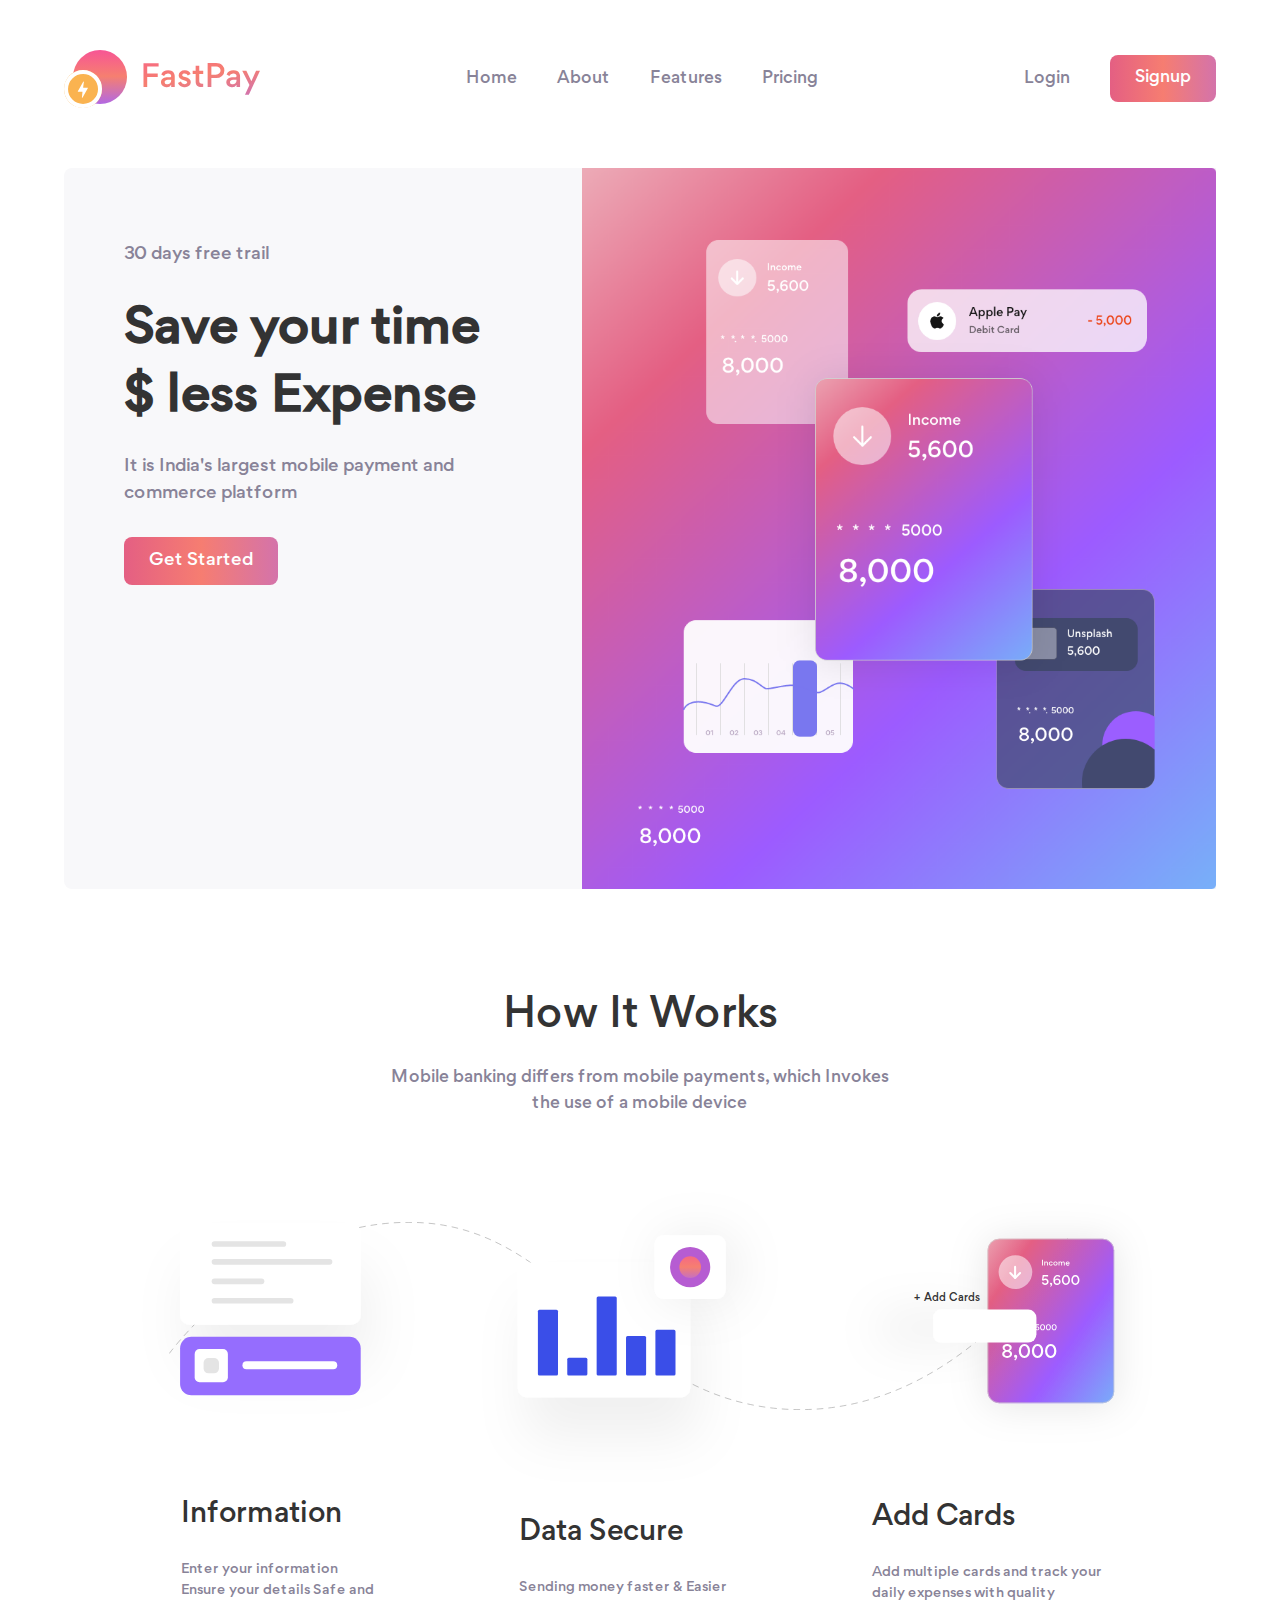
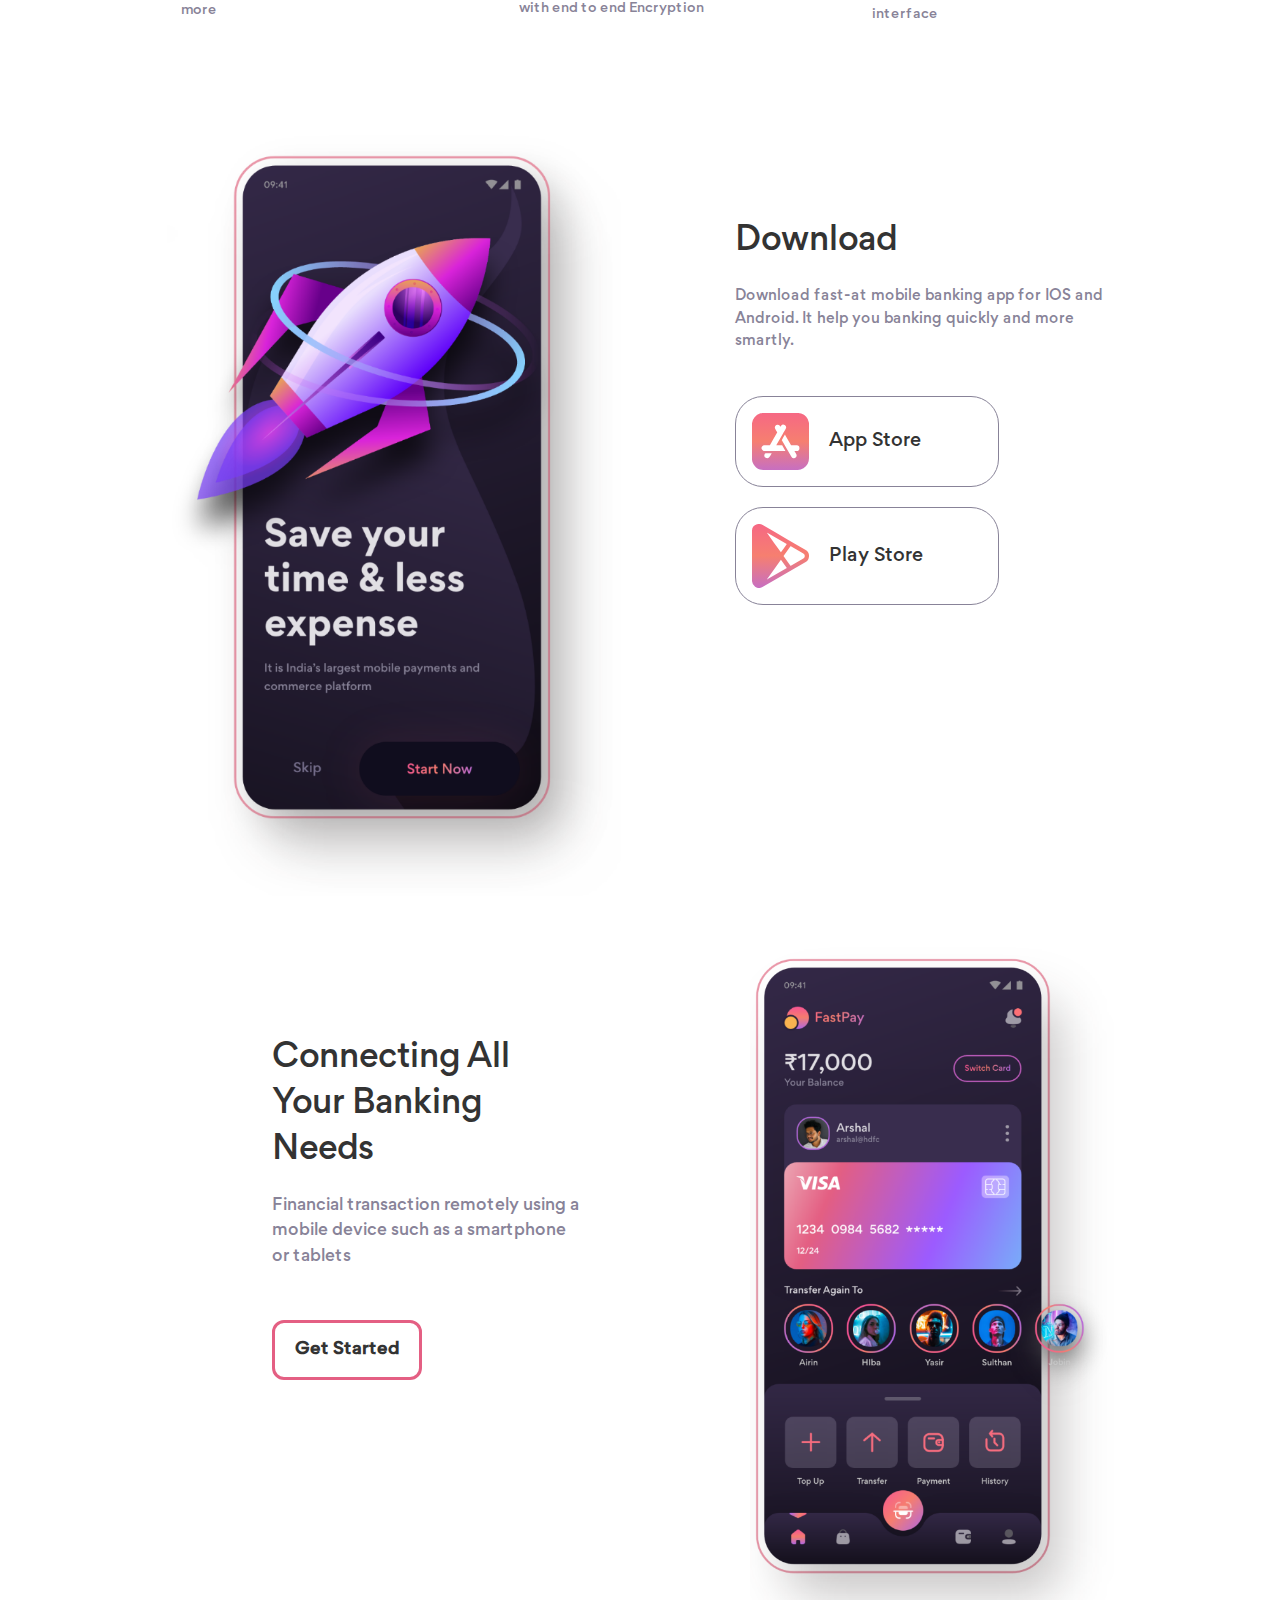
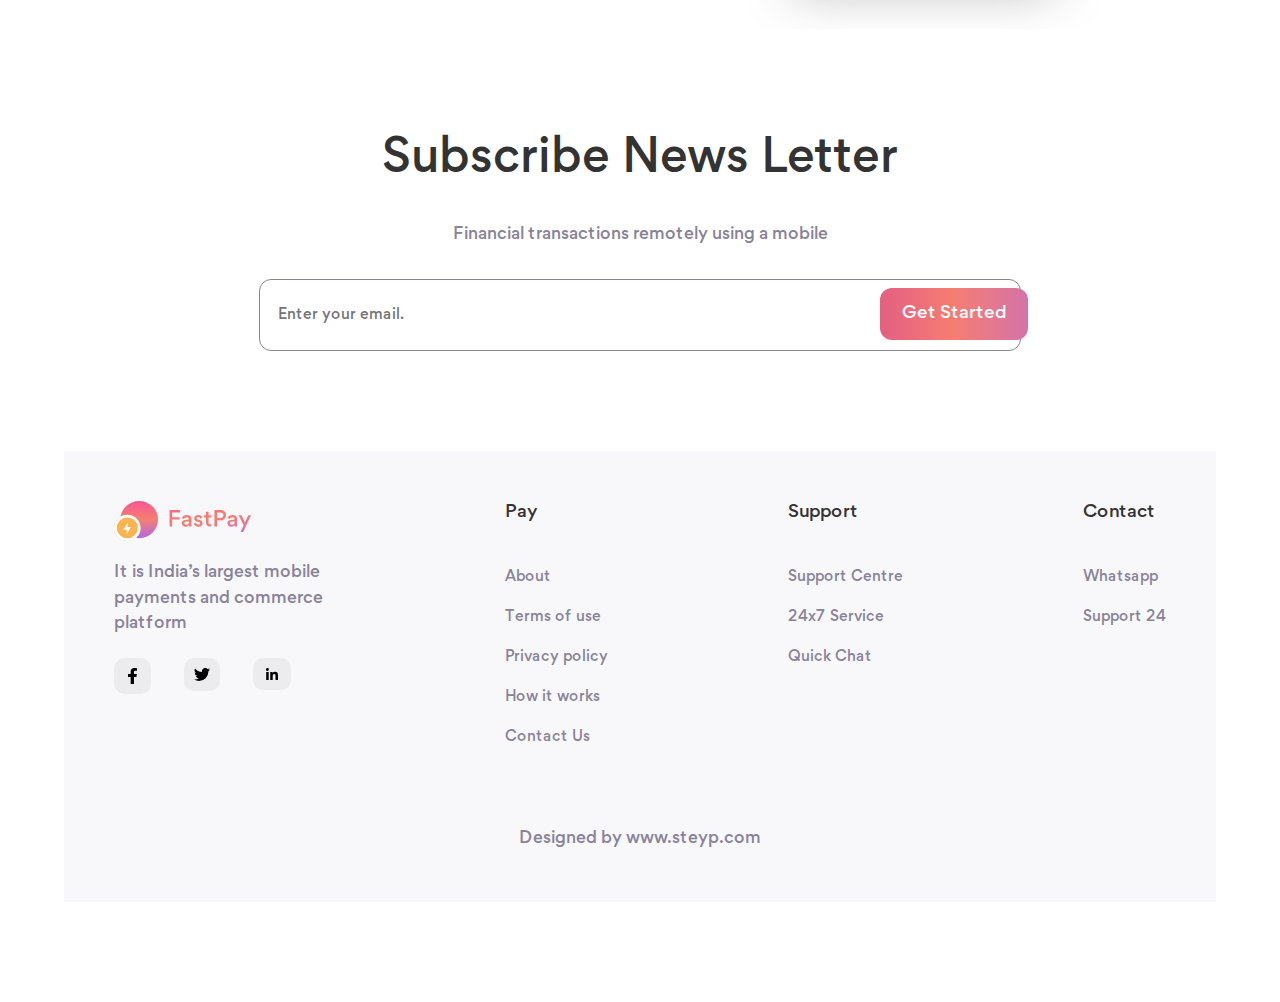
<file: index.html>
<!DOCTYPE html>
<html lang="en">
  <head>
    <meta charset="UTF-8" />
    <meta http-equiv="X-UA-Compatible" content="IE=edge" />
    <meta name="viewport" content="width=device-width, initial-scale=1.0" />
    <title>FastPay</title>
    <link rel="stylesheet" href="style.css" />
  </head>
  <body>
    <!-- header -->
    <header>
      <section class="wrapper">
        <section class="head">
          
          <div class="left">
            <h1>
              <a href="#"><img src="Assets/fastpay - logo.svg" alt="logo" /></a>
            </h1>
          </div>

          <div class="middle">
            <nav>
              <ul>
                <li><a href="#">Home</a></li>
                <li><a href="#">About</a></li>
                <li><a href="#">Features</a></li>
                <li><a href="#">Pricing</a></li>
              </ul>
            </nav>
          </div>

          <div class="right">
            <ul>
              <li><a href="#">Login</a></li>
              <li><a href="#" class="button">Signup</a></li>
            </ul>
          </div>

        </section>
      </section>
    </header>
    <!-- </header> -->

    <!-- <section id="spotlight"> -->
    <section id="spotlight">
      <section class="wrapper">
        <section class="container">

          <div class="left">
            <small>30 days free trail</small>
            <h3>Save your time $ less Expense</h3>
            <p>It is India's largest mobile payment and commerce platform</p>
            <a href="#" class="button">Get Started</a>
          </div>

          <div class="right">
            <img src="Assets/spotlight - image.png" alt="spotlight" />
          </div>

        </section>
      </section>
    </section>
    <!-- spotlight end -->

    <!-- <section id="working"> -->
    <section id="working">
      <section class="wrapper">
        <div class="top">
          <h2>How It Works</h2>
          <p>
            Mobile banking differs from mobile payments, which Invokes the use
            of a mobile device
          </p>
        </div>
        <div class="data">

          <div class="left">
            <div class="information">
              <img src="Assets/information.svg" alt="information" />
            </div>

            <div class="bottom">
              <h5>Information</h5>
              <p>Enter your information Ensure your details Safe and more</p>
            </div>
          </div>

          <div class="middle">
            <div class="Data_Secure">
              <img src="Assets/Data Secure.svg" alt="" />
            </div>
            <div class="bottom">
              <h5>Data Secure</h5>
              <p>Sending money faster & Easier with end to end Encryption</p>
            </div>
          </div>

          <div class="right">
            <div class="Add_cards">
              <img src="Assets/Add cards.svg" alt="Add cards" />
            </div>

            <div class="bottom">
              <h5>Add Cards</h5>
              <p>
                Add multiple cards and track your daily expenses with quality
                interface
              </p>
            </div>

            <div class="card">
              <h6>+ Add Cards</h6>
            </div>
          </div>
        </div>
      </section>
    </section>
    <!-- working end -->

    <!-- <section id="content"> -->
    <section id="content">
      <section class="wrapper">
        <section class="download">
          <div class="left">
            <div class="image">
              <img src="Assets/download.png" alt="download" />
            </div>
          </div>

          <div class="right">
            <h2>Download</h2>
            <p>
              Download fast-at mobile banking app for IOS and Android. It help
              you banking quickly and more smartly.
            </p>
            <div class="store">
              <a href="#">
                <div class="app">
                  <img src="Assets/App Store.svg" alt="app-store" />
                </div>
                <small>App Store</small>
              </a>
              <a href="#">
                <div class="play">
                  <img src="Assets/Play Store.svg" alt="play-store" />
                </div>
                <small>Play Store</small>
              </a>
            </div>
          </div>
        </section>
      </section>
    </section>
    <!-- content end -->

    <!-- <section id="banking">     -->
    <section id="banking">
      <section class="wrapper">
        <section class="main">
          <section class="connecting">
            <div class="left">
              <h2>Connecting All Your Banking Needs</h2>
              <p>
                Financial transaction remotely using a mobile device such as a
                smartphone or tablets
              </p>
              <a href="#" class="button">Get Started</a>
            </div>

            <div class="right">
              <div class="connecting">
                <img src="Assets/Connecting.png" alt="connecting" />
              </div>
            </div>
          </section>

          <div class="bottom">
            <h2>Subscribe News Letter</h2>
            <p>Financial transactions remotely using a mobile</p>
            <form action="started">
              <input type="email" placeholder="Enter your email." />
              <a href="#" class="button">Get Started</a>
            </form>
          </div>
        </section>
      </section>
    </section>
    <!-- banking end -->

    <!-- <footer> -->
    <footer>
      <section class="wrapper">
        <section class="platform">
          <div class="top">
            <div class="one">
              <div class="fastpay">
                <img src="Assets/fastpay - logo.svg" alt="fastpay" />
              </div>
              <p>It is India’s largest mobile payments and commerce platform</p>
              <ul>
                <li>
                  <div class="facebook">
                    <a href="#">
                      <img
                        src="Assets/Icon awesome-facebook-f.svg"
                        alt="facebook"
                      />
                    </a>
                  </div>
                </li>
                <li>
                  <div class="twitter">
                    <a href="#">
                      <img
                        src="Assets/Icon awesome-twitter.svg"
                        alt="twitter"
                      />
                    </a>
                  </div>
                </li>
                <li>
                  <div class="linkedin">
                    <a href="#">
                      <img
                        src="Assets/Icon awesome-linkedin-in.svg"
                        alt="linkedin"
                      />
                    </a>
                  </div>
                </li>
              </ul>
            </div>

            <div class="two">
              <h4>Pay</h4>
              <h6><a href="#">About</a></h6>
              <h6><a href="#">Terms of use</a></h6>
              <h6><a href="#">Privacy policy</a></h6>
              <h6><a href="#">How it works</a></h6>
              <h6><a href="#">Contact Us</a></h6>
            </div>

            <div class="three">
              <h4>Support</h4>
              <h6><a href="#">Support Centre</a></h6>
              <h6><a href="#">24x7 Service</a></h6>
              <h6><a href="#">Quick Chat</a></h6>
            </div>

            <div class="four">
              <h4>Contact</h4>
              <h6><a href="#">Whatsapp</a></h6>
              <h6><a href="#">Support 24</a></h6>
            </div>
          </div>
          <div class="bottom">
            <p>Designed by <a href="#">www.steyp.com</a></p>
          </div>
        </section>
      </section>
    </footer>
    <!-- </footer> -->
  </body>
</html>
</file>
<file: style.css>
* {
  margin: 0;
  padding: 0;
  border: 0;
  vertical-align: baseline;
  background: transparent;
  font-weight: normal;
  text-decoration: none;
  outline: none;
  -webkit-box-sizing: border-box;
  -moz-box-sizing: border-box;
  box-sizing: border-box;
}
ol,
ul {
  list-style: none;
}
del {
  text-decoration: line-through;
}
@font-face {
  font-family: "Gordita";
  src: url("fonts/Gordita-Medium.woff2") format("woff2"),
    url("fonts/Gordita-Regular.woff") format("woff");
  font-weight: 500;
  font-style: normal;
  font-display: swap;
}

@font-face {
  font-family: "Gordita";
  src: url("fonts/Gordita-Medium.woff2") format("woff2"),
    url("fonts/Gordita-Medium.woff") format("woff");
  font-weight: normal;
  font-style: normal;
  font-display: swap;
}

body {
  font-family: "Gordita", Arial, Helvetica, sans-serif;
  font-size: 17px;
  color: #333;
  overflow-x: hidden;
  max-width: 1440px;
  margin: 0 auto;
}
input,
textarea,
select {
  font-family: "Gordita", Arial, Helvetica, sans-serif;
}

a {
  color: #333;
}
a:hover,
.submit:hover {
  filter: alpha(opacity = 85);
  -moz-opacity: 0.85;
  -khtml-opacity: 0.85;
  opacity: 0.85;
}
.thumb {
  display: block;
}
.thumb img {
  display: block;
  width: 100%;
}
p {
  line-height: 1.6em;
  font-size: 16px;
  color: #888398;
}
.hidden {
  display: none;
}
br.clear {
  clear: both;
  line-height: 0;
}
.wrapper {
  width: 90%;
  margin: 0 auto;
  max-width: 1440px;
}

/* header */
header {
}
header section.wrapper {
}
header section.head {
  display: flex;
  justify-content: space-between;
  align-items: center;
  padding: 50px 0;
}
header section.head ul li a {
  color: #888398;
  font-size: 20px;
}
header section.head div.left {
}
header section.head div.left h1 {
}
header section.head div.left h1 a {
}
header section.head div.left h1 a img {
  display: block;
  width: 100%;
}
header section.head div.middle {
}
header section.head div.middle nav {
}
header section.head div.middle nav ul {
  display: flex;
  justify-content: space-between;
}
header section.head div.middle nav ul li {
  margin-right: 40px;
}
header section.head div.middle nav ul li:last-child {
  margin-right: 0px;
}
header section.head div.middle nav ul li a {
}
header section.head div.middle nav ul li a:hover {
  color: #000;
  border-bottom: 3px solid #e45f83;
  font-weight: 500;
}
header section.head div.right {
}
header section.head div.right ul {
  display: flex;
  justify-content: space-between;
  align-items: center;
}
header section.head div.right ul li {
  margin-right: 40px;
}
header section.head div.right ul li:last-child {
  margin-right: 0;
}
header section.head div.right ul li a.button {
  display: inline-block;
  background-image: linear-gradient(to right, #e45f83, #f67d71, #d473aa);
  color: #fefefe;
  padding: 12px 25px;
  border-radius: 8px;
}
/* header end */

/* #spotlight */
#spotlight {
}
#spotlight section.wrapper {
}
#spotlight section.container {
  display: flex;
  padding: 10px 0 100px;
}
#spotlight section.container div.left {
  background: #f8f8fa;
  width: 46%;
  padding: 141px 84px;
  border-radius: 8px 0 0 8px;
}
#spotlight section.container div.left small {
  color: #888398;
  font-size: 17px;
  font-weight: 400;
}
#spotlight section.container div.left h3 {
  font-size: 58px;
  font-weight: bolder;
  font-family: "Gordita";
  margin-bottom: 20px;
  margin-top: 30px;
}
#spotlight section.container div.left p {
  color: #888398;
  font-size: 17px;
  margin-bottom: 30px;
}
#spotlight section.container div.left a.button {
  display: inline-block;
  background-image: linear-gradient(to right, #e45f83, #f67d71, #d473aa);
  color: #fefefe;
  padding: 12px 25px;
  border-radius: 8px;
}
#spotlight section.container div.right {
  width: 55%;
}
#spotlight section.container div.right img {
  display: block;
  width: 100%;
}
/* #spotlight end */

/* workking  */
#working {
}
#working section.wrapper {
}
#working section.wrapper div.top {
  text-align: center;
}
#working section.wrapper div.top h2 {
  font-size: 40px;
  margin-bottom: 20px;
}
#working section.wrapper div.top p {
  width: 37%;
  margin: 0 auto;
}
#working section.wrapper div.data {
  padding: 50px;
  background: url("Assets/how\ it\ work\ -\ path.svg") no-repeat;
  background-position-x: 151px;
  background-position-y: 111px;
  background-size: 78%;
  display: flex;
}
#working section.wrapper div.data div.bottom h5 {
  margin-bottom: 30px;
  font-size: 30px;
}
#working section.wrapper div.data div.left {
  width: 33%;
  padding-top: 25px;
}
#working section.wrapper div.data div.left div.information {
}
#working section.wrapper div.data div.left div.information img {
  display: block;
  width: 100%;
}
#working section.wrapper div.data div.left div.bottom {
  padding-top: 60px;
  width: 57%;
  margin: 0 auto;
}
#working section.wrapper div.data div.left div.bottom h5 {
}
#working section.wrapper div.data div.left div.bottom p {
}
#working div.data div.middle {
  width: 33%;
}
#working div.data div.middle div.Data_Secure {
}
#working div.data div.middle div.Data_Secure img {
  display: block;
  width: 100%;
}
#working div.data div.middle div.bottom {
  width: 61%;
  margin: 0 auto;
}
#working div.data div.middle div.bottom h5 {
}
#working div.data div.middle div.bottom p {
}
#working div.data div.right {
  width: 33%;
  position: relative;
}
#working div.data div.right div.Add_cards {
  width: 100%;
  padding-top: 22px;
}
#working div.data div.right div.Add_cards img {
  display: block;
  width: 100%;
}
#working div.data div.right div.bottom {
  padding-top: 58px;
  width: 66%;
  margin: 0 auto;
}
#working div.data div.right div.bottom h5 {
}
#working div.data div.right div.bottom p {
}
#working div.data div.right div.card {
  position: absolute;
  top: 168px;
  left: 150px;
  font-size: 21px;
}
#working div.data div.right div.card h6 {
}
/* #working end */

/* #content */
#content {
}
#content section.download {
  display: flex;
  justify-content: center;
  padding: 50px 103px;
}
#content section.download div.left {
  width: 55%;
}
#content section.download div.left div.image {
  width: 70%;
}
#content section.download div.left div.image img {
  display: block;
  width: 100%;
}
#content section.download div.right {
  width: 30%;
  padding-top: 60px;
}
#content section.download div.right h2 {
  margin-bottom: 20px;
  margin-top: 60px;
  font-size: 45px;
}
#content section.download div.right p {
  margin-bottom: 50px;
  color: #888398;
  font-size: 16px;
}
#content section.download div.right div.store {
  width: 70%;
}
#content section.download div.right div.store a {
  display: flex;
  align-items: center;
  border: 1px solid #888398;
  border-radius: 28px;
  margin-bottom: 20px;
  padding: 25px 20px;
}
#content section.download div.right div.store a:last-child {
  margin-bottom: 0;
}
#content section.download div.right div.store a div {
  width: 25%;
}
#content section.download div.right div.store a div img {
  display: flex;
  width: 100%;
}
#content section.download div.right div.store a small {
  font-size: 20px;
  margin-left: 20px;
}
/* #content end */

/* #banking */
#banking {
}
#banking section.connecting {
  display: flex;
  justify-content: right;
}
#banking section.connecting div.left {
  padding-top: 60px;
  width: 30%;
  padding-left: 35px;
}
#banking section.connecting div.left h2 {
  margin-bottom: 20px;
  margin-top: 60px;
  font-size: 45px;
}
#banking section.connecting div.left p {
  margin-bottom: 50px;
  color: #888398;
  font-size: 16px;
}
#banking section.connecting div.left a.button {
  display: inline-block;
  border: 3px solid #e45f83;
  border-radius: 12px;
  padding: 15px 20px;
  font-weight: bold;
}
#banking section.connecting div.right {
  width: 55%;
  padding-left: 168px;
}
#banking section.connecting div.right div.connecting {
  width: 70%;
}
#banking section.connecting div.right div.connecting img {
  display: block;
  width: 100%;
}
#banking section.main div.bottom {
  text-align: center;
  padding: 100px;
}
#banking section.main div.bottom h2 {
  font-size: 50px;
  margin-bottom: 30px;
}
#banking section.main div.bottom p {
  margin-bottom: 50px;
  color: #888398;
  font-size: 16px;
}
#banking section.main div.bottom form {
  position: relative;
}
#banking section.main div.bottom form input {
  border: 1px solid #888398;
  padding: 30px 20px;
  border-radius: 12px;
  width: 60%;
  font-size: 17px;
  color: #888398;
}
#banking section.main div.bottom form a.button {
  display: inline-block;
  background-image: linear-gradient(to right, #e45f83, #f67d71, #d473aa);
  color: #fefefe;
  padding: 24px 43px;
  border-radius: 12px;
  position: absolute;
  right: 227px;
  top: 6px;
}
/* #banking end*/

/* footer */
footer {
  padding-bottom: 100px;
}
footer section.wrapper {
}
footer section.platform {
  background: #f8f8fa;
  padding: 100px;
}
footer section.platform div.top {
  display: flex;
  justify-content: space-between;
}
footer section.platform div.top div.one {
  width: 20%;
}
footer section.platform div.top div.one div.fastpay {
  width: 65%;
}
footer section.platform div.top div.one div.fastpay img {
  display: block;
  width: 100%;
}
footer section.platform div.top div.one p {
  color: #888398;
  font-size: 16px;
  margin-top: 20px;
  margin-bottom: 20px;
}
footer section.platform div.top div.one ul {
  display: flex;
}
footer section.platform div.top div.one ul li {
  margin-right: 33px;
}
footer section.platform div.top div.one ul li:last-child {
  margin-right: 0;
}
footer section.platform div.top div.one ul li div.facebook {
  background: #ececee;
  padding: 10px 14px;
  border-radius: 10px;
}
footer section.platform div.top div.one ul li div.facebook a {
}
footer section.platform div.top div.one ul li div.facebook a img {
  display: block;
  width: 100%;
}

footer section.platform div.top div.one ul li div.twitter {
  background: #ececee;
  padding: 10px;
  border-radius: 10px;
}
footer section.platform div.top div.one ul li div.twitter a {
}
footer section.platform div.top div.one ul li div.twitter a img {
  display: block;
  width: 100%;
}
footer section.platform div.top div.one ul li div.linkedin {
  background: #ececee;
  padding: 10px 13px;
  border-radius: 10px;
}
footer section.platform div.top div.one ul li div.linkedin a {
}
footer section.platform div.top div.one ul li div.linkedin a img {
  display: block;
  width: 100%;
}
footer section.platform div.two h4 {
  margin-bottom: 42px;
}
footer section.platform div.two h6 {
  margin-bottom: 20px;
}
footer section.platform div.two h6 a {
  color: #888398;
  font-size: 14px;
}
footer section.platform div.two h6 a:hover {
  color: #000;
}
footer section.platform div.two h6:last-child {
  margin-bottom: 0;
}
footer section.platform div.three {
}
footer section.platform div.three h4 {
  margin-bottom: 42px;
}
footer section.platform div.three h6 {
  margin-bottom: 20px;
}
footer section.platform div.three h6 a {
  color: #888398;
  font-size: 14px;
}
footer section.platform div.three h6 a:hover {
  color: #000;
}
footer section.platform div.three h6:last-child {
  margin-bottom: 0;
}
footer section.platform div.four {
}
footer section.platform div.four h4 {
  margin-bottom: 42px;
}
footer section.platform div.four h6 {
  margin-bottom: 20px;
}
footer section.platform div.four h6 a {
  color: #888398;
  font-size: 14px;
}
footer section.platform div.four h6 a:hover {
  color: #000;
}
footer section.platform div.four h6:last-child {
  margin-bottom: 0;
}
footer section.platform div.bottom {
}
footer section.platform div.bottom p {
  text-align: center;
  color: #888398;
  margin-top: 80px;
}
footer section.platform div.bottom p a {
  color: #888398;
}
footer section.platform div.bottom p a:hover {
  color: #000;
}
/* footer end */

/* responsive */
/* @media all and (max-width: 1380px) */
@media all and (max-width: 1380px) {
  #spotlight section.container div.left {
    width: 42%;
  }
  #spotlight section.container div.right {
    width: 58%;
  }
  #working section.wrapper div.data {
    background-position-x: 134px;
    background-position-y: 108px;
  }
  #working div.data div.right div.card {
    top: 150px;
    left: 127px;
    font-size: 19px;
  }
  #working section.wrapper div.data div.left div.bottom {
    padding-top: 49px;
  }
  #working div.data div.right div.bottom {
    padding-top: 48px;
  }
  #content section.download div.right {
    padding-top: 20px;
  }
  #content section.download div.right div.store a {
    padding: 16px 16px;
  }
  #banking section.connecting div.left {
    padding-top: 30px;
  }
  #banking section.connecting div.left h2 {
    font-size: 41px;
  }
  #content section.download div.right h2 {
    font-size: 41px;
  }
  #banking section.main div.bottom form a.button {
    padding: 22px 43px;
    right: 199px;
    top: 9px;
  }
}
/* @media all and (max-width: 1380px) end */

/* @media all and (max-width: 1280px) */
@media all and (max-width: 1280px) {
  header section.head ul li a {
    font-size: 16px;
  }
  #spotlight section.container div.left {
    width: 45%;
    padding: 75px 60px;
  }
  #spotlight section.container div.right {
    width: 55%;
  }
  #spotlight section.container div.left h3 {
    font-size: 48px;
  }
  #working section.wrapper div.top p {
    width: 45%;
  }
  #working section.wrapper div.data {
    padding: 44px;
  }
  #working section.wrapper div.data {
    background-position-x: 105px;
    background-position-y: 105px;
  }
  #working div.data div.middle {
    width: 35%;
  }
  #working div.data div.right div.card {
    top: 130px;
    left: 104px;
    font-size: 15px;
  }
  #working div.data div.right {
    width: 35%;
  }
  #working section.wrapper div.data div.bottom h5 {
    margin-bottom: 25px;
    font-size: 27px;
  }
  #working section.wrapper div.data div.bottom p {
    font-size: 13px;
  }
  #working div.data div.right div.bottom {
    padding-top: 37px;
  }
  #content section.download div.left {
    width: 60%;
  }
  #content section.download div.right {
    width: 40%;
    padding-top: 40px;
  }
  #content section.download div.right h2 {
    font-size: 32px;
  }
  #content section.download div.left div.image {
    width: 80%;
  }
  #content section.download div.right p {
    margin-bottom: 43px;
    font-size: 14px;
  }
  #content section.download div.right div.store a small {
    font-size: 18px;
  }
  #content section.download div.right div.store a div {
    width: 25%;
  }
  #content section.download div.right div.store a {
    padding: 16px 16px;
  }
  #content section.download div.left {
    width: 60%;
  }
  #content section.download div.right {
    width: 40%;
  }
  #banking section.connecting div.right div.connecting {
    width: 80%;
  }
  #banking section.connecting div.left h2 {
    font-size: 32px;
  }
  #banking section.main div.bottom h2 {
    font-size: 45px;
  }
  #banking section.main div.bottom p {
    margin-bottom: 30px;
  }
  #banking section.main div.bottom form input {
    border: 1px solid #888398;
    padding: 25px 18px;
    width: 88%;
    font-size: 14px;
  }
  #banking section.main div.bottom form a.button {
    padding: 14px 22px;
    right: 88px;
  }
  footer section.platform {
    padding: 50px;
  }
  #banking section.main div.bottom form input {
    width: 80%;
  }
}
/* @media all and (max-width: 1280px) end*/

/* @media all and (max-width: 1080px) */
@media all and (max-width: 1080px) {
  header section.head div.middle nav ul li {
    margin-right: 20px;
  }
  header section.head {
    padding: 30px 0;
  }
  #spotlight section.container div.left h3 {
    font-size: 38px;
  }
  #spotlight section.container div.left a.button {
    padding: 12px 25px;
  }
  #working div.data div.right div.card {
    top: 122px;
    left: 98px;
}
  #working section.wrapper div.data div.bottom h5 {
    font-size: 26px;
  }
  #working section.wrapper div.data div.left div.bottom {
    width: 61%;
  }
  #banking section.connecting div.left {
    width: 34%;
  }
  #banking section.connecting div.right div.connecting {
    width: 92%;
  }
  footer section.platform div.top div.one {
    width: 25%;
  }
}
/* @media all and (max-width: 1080px) end */


/* @media all and (max-width: 980px) */
@media all and (max-width: 980px) {
  header section.head div.middle nav {
    display: none;
  }
  #spotlight section.container div.left {
    padding: 47px 62px;
  }
  #spotlight section.container div.left small {
    font-size: 14px;
  }
  #spotlight section.container div.left h3 {
    font-size: 28px;
  }
  #spotlight section.container div.left p {
    font-size: 14px;
  }
  #spotlight section.container div.left a.button {
    padding: 12px 17px;
    font-size: 14px;
  }
  #working section.wrapper div.top p {
    width: 62%;
  }
  #working section.wrapper div.data {
    background-size: 72%;
  }
  #working div.data div.right div.card {
    top: 97px;
    left: 75px;
    font-size: 12px;
  }
  #working section.wrapper div.data div.bottom h5 {
    font-size: 20px;
  }
  #working section.wrapper div.data div.left div.bottom {
    padding-top: 28px;
  }
  #working div.data div.right div.bottom {
    padding-top: 20px;
  }
  #working section.wrapper div.data div.bottom p {
    font-size: 10px;
  }
  #working section.wrapper div.top p {
    width: 54%;
    font-size: 14px;
  }
  #content section.download div.right {
    padding-top: 40px;
  }
  #content section.download div.right h2 {
    font-size: 20px;
    margin-top: 30px;
  }
  #content section.download div.right p {
    margin-bottom: 30px;
    font-size: 10px;
  }
  #content section.download div.right div.store a small {
    font-size: 8px;
  }
  #content section.download div.right div.store a {
    padding: 8px 13px;
    border-radius: 17px;
  }
  #banking section.connecting div.left {
    width: 27%;
  }
  #banking section.connecting div.left h2 {
    font-size: 20px;
    margin-top: 30px;
  }
  #banking section.connecting div.left p {
    margin-bottom: 23px;
    font-size: 10px;
  }
  #banking section.connecting div.left a.button {
    font-size: 14px;
    border-radius: 12px;
    padding: 10px 14px;
  }
  #banking section.main div.bottom h2 {
    font-size: 35px;
  }
  #banking section.main div.bottom p {
    margin-bottom: 23px;
    font-size: 14px;
  }
  #banking section.main div.bottom form input {
    padding: 19px 18px;
    width: 100%;
  }
  #banking section.main div.bottom form a.button {
    padding: 11px 18px;
    right: 9px;
    top: 7px;
  }
  footer section.platform div.top div.one {
    width: 30%;
  }
  footer section.platform div.top div.one p {
    font-size: 13px;
  }
  footer section.platform div.two h4 {
    margin-bottom: 23px;
  }
  footer section.platform div.three h4 {
    margin-bottom: 28px;
  }
  footer section.platform div.four h4 {
    margin-bottom: 28px;
  }
  footer section.platform div.two h6 {
    margin-bottom: 10px;
  }
  footer section.platform div.two h6 a {
    font-size: 10px;
  }
  footer section.platform div.three h6 {
    margin-bottom: 10px;
    font-size: 4px;
  }
  footer section.platform div.three h6 a {
    font-size: 10px;
  }
  footer section.platform div.four h6 {
    margin-bottom: 10px;
  }
  footer section.platform div.four h6 a {
    font-size: 10px;
  }
  footer section.platform div.bottom p {
    font-size: 14px;
  }
}
/* @media all and (max-width: 980px) end*/


/* @media all and (max-width: 768px) */
@media all and (max-width: 768px) {
  #spotlight section.container {
    flex-wrap: wrap;
    justify-content: center;
  }
  #spotlight section.container div.left {
    width: 75%;
    margin-bottom: 20px;
    border-radius: 8px;
  }
  #spotlight section.container div.right {
    width: 75%;
  }
  #spotlight section.container div.right img {
    border-radius: 8px;
  }
  #working section.wrapper div.top p {
    width: 65%;
  }
  #working section.wrapper div.data {
    background: none;
    flex-wrap: wrap;
    background: #f8f8fa;
    border-radius: 8px;
  }
  #working section.wrapper div.top {
    padding-bottom: 50px;
  }
  #working section.wrapper div.data div.left {
    width: 100%;
    display: flex;
    padding-top: 0px;
  }
  #working section.wrapper div.data div.left div.bottom {
    padding-top: 35px;
  }
  #working section.wrapper div.data div.middle {
    width: 100%;
    display: flex;
  }
  #working section.wrapper div.data div.right {
    width: 100%;
    display: flex;
  }

  #working div.data div.right div.bottom {
    padding-top: 47px;
  }
  #working section.wrapper div.data div.bottom p {
    font-size: 14px;
  }
  #working div.data div.middle div.bottom {
    padding-top: 75px;
    width: 64%;
  }
  #working div.data div.right div.Add_cards {
    padding-top: 0px;
  }
  #working div.data div.right div.card {
    top: 109px;
    left: 109px;
    font-size: 16px;
  }
  #content section.wrapper {
    width: 100%;
  }
  #content section.download {
    padding: 65px 70px;
  }
  #content section.download div.left div.image {
    width: 94%;
  }
  #content section.download div.right {
    padding-top: 60px;
  }
  #content section.download div.right div.store a {
    padding: 3px 7px;
    border-radius: 17px;
  }
  #banking section.wrapper {
    width: 100%;
  }
  #banking section.connecting {
    justify-content: center;
  }
  #banking section.connecting div.left {
    width: 30%;
  }
  #banking section.connecting div.right {
    width: 50%;
    padding-left: 60px;
  }
  #banking section.connecting div.right div.connecting {
    width: 98%;
  }
  #banking section.connecting div.left {
    padding-top: 78px;
  }
  #banking section.main div.bottom h2 {
    font-size: 30px;
  }
  #banking section.main div.bottom p {
    font-size: 12px;
  }
  footer section.platform {
    padding: 25px;
  }
  footer section.platform div.top div.one {
    width: 35%;
  }
}
/* @media all and (max-width: 768px)end */


/* @media all and (max-width: 640px) */
@media all and (max-width: 640px) {
  header section.head div.left h1 {
    width: 75%;
  }
  header section.head div.right ul li {
    margin-right: 30px;
  }
  header section.head ul li a {
    font-size: 14px;
  }
  header section.head div.right ul li a.button {
    padding: 7px 22px;
  }
  #spotlight section.wrapper {
    width: 100%;
  }
  #spotlight section.container div.left {
    width: 100%;
  }
  #spotlight section.container div.right {
    width: 100%;
  }
  #working section.wrapper div.top p {
    width: 92%;
  }
  #working section.wrapper div.data div.left div.information {
    width: 60%;
  }
  #working section.wrapper {
    width: 100%;
  }
  #working section.wrapper div.data div.left div.bottom {
    padding-top: 25px;
    width: 32%;
  }
  #working section.wrapper div.data div.bottom h5 {
    margin-bottom: 12px;
  }
  #working section.wrapper div.data div.bottom p {
    font-size: 12px;
  }
  #working div.data div.middle div.bottom {
    padding-top: 37px;
    width: 85%;
  }
  #working div.data div.right div.Add_cards {
    width: 95%;
  }
  #working div.data div.right div.bottom {
    padding-top: 16px;
  }
  #working div.data div.right div.card {
    top: 86px;
    left: 84px;
    font-size: 12px;
  }
  #content section.download div.right {
    padding-top: 14px;
  }
  #content section.download div.right h2 {
    margin-bottom: 13px;
    font-size: 14px;
  }
  #content section.download div.right div.store {
    width: 73%;
  }
  #content section.download div.right div.store a {
    border-radius: 12px;
  }
  #content section.download div.right div.store a small {
    font-size: 10px;
    margin-left: 10px;
  }
  #banking section.connecting div.left h2 {
    font-size: 16px;
    margin-top: 11px;
  }
  #banking section.connecting div.left {
    padding-top: 40px;
  }
  #banking section.connecting div.left a.button {
    font-size: 12px;
    padding: 5px 9px;
    border: 2px solid #e45f83;
  }
  #banking section.connecting div.left h2 {
    font-size: 14px;
  }
  #banking section.main div.bottom {
    padding: 69px;
  }
  #banking section.main div.bottom h2 {
    font-size: 25px;
    margin-bottom: 18px;
  }
  #banking section.main div.bottom form input {
    font-size: 12px;
  }
  #banking section.main div.bottom form input {
    padding: 13px 15px;
  }
  #banking section.main div.bottom form a.button {
    padding: 7px 13px;
    right: 5px;
    top: 5px;
    font-size: 14px;
  }
  footer {
    padding-bottom: 29px;
  }
  footer section.wrapper {
    width: 100%;
  }
  footer section.platform div.top {
    flex-wrap: wrap;
  }
  footer section.platform {
    padding: 60px;
  }
  footer section.platform div.top div.one {
    width: 60%;
  }
  footer section.platform div.two {
    width: 27%;
  }
  footer section.platform div.three {
    width: 33%;
    margin-top: 44px;
  }
  footer section.platform div.four {
    width: 26%;
    margin-top: 43px;
  }
  footer section.platform div.bottom p {
    font-size: 13px;
    margin-top: 30px;
  }
}
/* @media all and (max-width: 680px)end */


/* @media all and (max-width: 480px) */
@media all and (max-width: 480px) {
  header section.head div.right {
    display: none;
  }
  #spotlight section.container {
    padding-bottom: 30px;
  }
  #spotlight section.container div.left {
    padding: 30px;
  }
  #spotlight section.container div.left h3 {
    font-size: 24px;
  }
  #spotlight section.container div.left p {
    font-size: 13px;
  }
  #working section.wrapper div.top h2 {
    font-size: 30px;
  }
  #working section.wrapper div.top p {
    width: 100%;
    font-size: 12px;
  }
  #working section.wrapper div.data {
    padding: 0px 20px;
  }
  #working section.wrapper div.data div.bottom h5 {
    font-size: 15px;
  }
  #working section.wrapper div.data div.bottom p {
    font-size: 10px;
  }
  #working div.data div.right div.Add_cards {
    width: 100%;
  }
  #working section.wrapper div.data div.right div.bottom p {
    margin-left: 15px;
  }
  #working section.wrapper div.data div.right div.bottom h5 {
    margin-left: 15px;
  }
  #working div.data div.right div.card {
    top: 72px;
    left: 71px;
    font-size: 10px;
  }
  #content section.download {
    flex-wrap: wrap;
    padding: 30px 70px;
  }
  #content section.download div.left {
    width: 100%;
  }
  #content section.download div.right {
    width: 80%;
    margin-left: 20px;
  }
  #content section.download div.right div.store a {
    padding: 9px 13px;
  }
  #banking section.connecting {
    flex-wrap: wrap-reverse;
  }
  #banking section.connecting div.left {
    padding-top: 0px;
    padding-left: 25px;
    width: 60%;
    margin: 0 auto;
  }
  #banking section.connecting div.left a.button {
    font-size: 14px;
    padding: 13px 20px;
  }
  #banking section.connecting div.right {
    width: 72%;
    padding-left: 45px;
  }
  #banking section.connecting div.right div.connecting {
    width: 93%;
  }
  #banking section.main div.bottom {
    padding: 37px;
  }
  #banking section.main div.bottom p {
    font-size: 11px;
  }
  #banking section.main div.bottom form a.button {
    padding: 8px 11px;
    right: 5px;
    top: 4px;
    font-size: 13px;
  }
  footer section.platform div.top div.one {
    width: 100%;
  }
  footer section.platform div.top div.two {
    width: 33%;
    margin-top: 47px;
  }
  footer section.platform {
    padding: 30px;
  }
  footer section.platform div.top div.one ul {
    justify-content: center;
  }
  footer section.platform div.top div.one p {
    text-align: center;
  }
  footer section.platform div.top div.one div.fastpay {
    margin: 0 auto;
  }
}
/* @media all and (max-width: 480px) end */


/* @media all and (max-width: 360px) */
@media all and (max-width: 360px) {
  footer section.wrapper {
    width: 100%;
  }
  #working section.wrapper div.data div.left {
    flex-wrap: wrap-reverse;
  }
  #working section.wrapper div.data div.left div.information {
    width: 100%;
  }
  #working section.wrapper div.data div.middle {
    flex-wrap: wrap-reverse;
  }
  #working section.wrapper div.data div.right {
    flex-wrap: wrap-reverse;
  }
  #working section.wrapper div.data {
    padding: 0;
  }
  #working section.wrapper div.data div.bottom h5 {
    font-size: 25px;
  }
  #working section.wrapper div.data div.bottom p {
    font-size: 16px;
  }
  #working section.wrapper div.data div.left div.bottom {
    width: 75%;
  }
  #working div.data div.middle div.bottom {
    padding-top: 0px;
    width: 76%;
  }
  #working div.data div.right div.bottom {
    padding-top: 0px;
    width: 75%;
  }
  #working div.data div.right div.card {
    top: 244px;
    left: 119px;
    font-size: 16px;
  }
  #working section.wrapper div.top p {
    width: 90%;
  }
  #content section.download {
    flex-wrap: wrap;
    padding: 30px 20px;
  }
  #content section.download div.right h2 {
    font-size: 20px;
  }
  #content section.download div.right p {
    margin-bottom: 30px;
    font-size: 12px;
  }
  #content section.download div.right div.store a small {
    font-size: 16px;
  }
  #banking section.connecting div.right {
    width: 96%;
  }
  #banking section.connecting div.left {
    padding-left: 0px;
    width: 65%;
  }
  #banking section.connecting div.left h2 {
    font-size: 20px;
  }
  #banking section.connecting div.left p {
    font-size: 12px;
  }
  #banking section.main div.bottom h2 {
    font-size: 21px;
  }
  #banking section.main div.bottom p {
    font-size: 10px;
  }
  #banking section.main div.bottom {
    padding: 60px 37px;
  }
}
/* @media all and (max-width: 360px)end */
</file>
